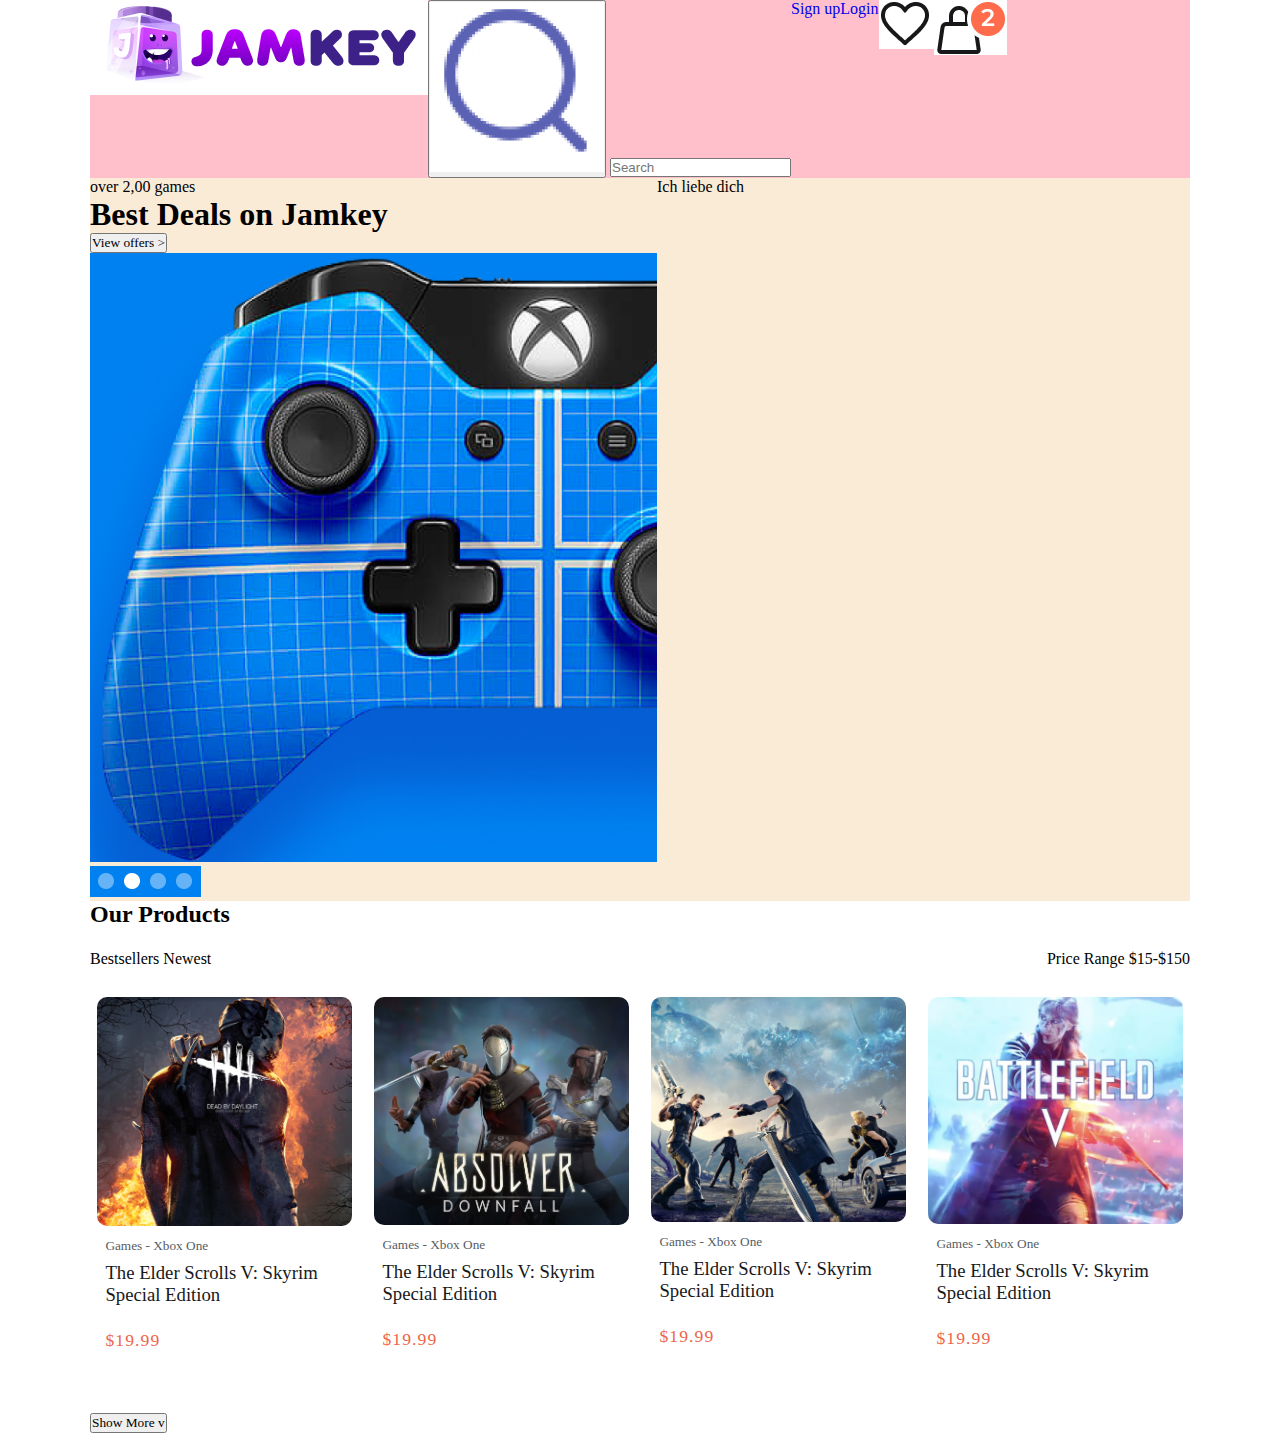
<file: index.html>
<!DOCTYPE html>
<html lang="en" dir="ltr">
  <head>
    <meta charset="utf-8">
    <title>Ecommerce</title>
    <link rel="stylesheet" href="style.css">
  </head>
  <body>
    <header class="header">
      <div class="header__container">
        <div class="logo">
          <a href="#">
            <img src="images/logo.png" alt="banners">
          </a>
        </div>
        <div class="header__search">
          <form class="header__form" action="index.html" method="post">
            <button type="button"><img src="images/search.png" alt=""></button>
            <input type="text" placeholder="Search">
          </form>
        </div>
        <nav class="nav">
          <ul class="nav__items">
            <li class="nav__links">
              <a class="nav__link nav__button" href="#">Sign up</a>
            </li>
            <li class="nav__links">
              <a class="nav__link nav__button" href="#">Login</a>
            </li>
            <li class="nav__links">
              <a class="nav__link nav__button" href="#">
                <img src="images/heart.png" alt="">
              </a>
            </li>
            <li class="nav__links">
              <a class="nav__link nav__button" href="#">
                <img src="images/login_full.png" alt="">
              </a>
            </li>
          </ul>
        </nav>
      </div>
    </header>
    <main>
      <div class="hero">
        <div class="hero__container">
          <div class="hero__main">
            <div class="hero__main_wrapper">

              <div class="hero__writeup">
                <p class="hero__text">over 2,00 games</p>
                <h1 class="hero__writeup__title">Best Deals on Jamkey</h1>
                <button class="hero__writeup__button">View offers ></button>
              </div>
              <div class="hero__image__wrapper">
                <img src="images/hero.png" alt="">
              </div>

              <div class="hero__main__controls">
                <img src="images/controls.png" alt="">
              </div>
            </div>
          </div>
          <div class="hero__category">
            <p>Ich liebe dich</p>
          </div>
        </div>
      </div>
      <div class="sug__prod">
        <div class="sug__prod__container">
          <div class="sug__prod__title">
            <h2>Our Products</h2>
          </div>
          <div class="sug__prod__filter">
            <div class="sug__prod__left">
              Bestsellers Newest
            </div>
            <div class="sug__prod__right">
              Price Range $15-$150
            </div>
          </div>
          <div class="sug__prod__card__wrapper">

            <div class="sug__prod__card">
              <div class="sug__card__banner">
                <img src="images/game1.png" alt="">
              </div>
              <div class="sug__card__body ">
                <h5 class="sug__card__category">Games - Xbox One</h5>
                <h3 class="sug__card__title">The Elder Scrolls V: Skyrim Special Edition</h3>
                <span class="sug__card__rating">x x x x</span>
                <p class="sug__card__price">$19.99</p>
              </div>
            </div>

            <div class="sug__prod__card">
              <div class="sug__card__banner">
                <img src="images/game2.png" alt="">
              </div>
              <div class="sug__card__body ">
                <h5 class="sug__card__category">Games - Xbox One</h5>
                <h3 class="sug__card__title">The Elder Scrolls V: Skyrim Special Edition</h3>
                <span class="sug__card__rating">x x x x</span>
                <p class="sug__card__price">$19.99</p>
              </div>
            </div>

            <div class="sug__prod__card">
              <div class="sug__card__banner">
                <img src="images/game3.png" alt="">
              </div>
              <div class="sug__card__body ">
                <h5 class="sug__card__category">Games - Xbox One</h5>
                <h3 class="sug__card__title">The Elder Scrolls V: Skyrim Special Edition</h3>
                <span class="sug__card__rating">x x x x</span>
                <p class="sug__card__price">$19.99</p>
              </div>
            </div>

            <div class="sug__prod__card">
              <div class="sug__card__banner">
                <img src="images/game4.png" alt="">
              </div>
              <div class="sug__card__body ">
                <h5 class="sug__card__category">Games - Xbox One</h5>
                <h3 class="sug__card__title">The Elder Scrolls V: Skyrim Special Edition</h3>
                <span class="sug__card__rating">x x x x</span>
                <p class="sug__card__price">$19.99</p>
              </div>
            </div>

          </div>
          <div class="sug__prod__more">
            <button type="button">Show More v</button>
          </div>
        </div>
      </div>
    </main>
    <footer>

    </footer>
  </body>
</html>
</file>
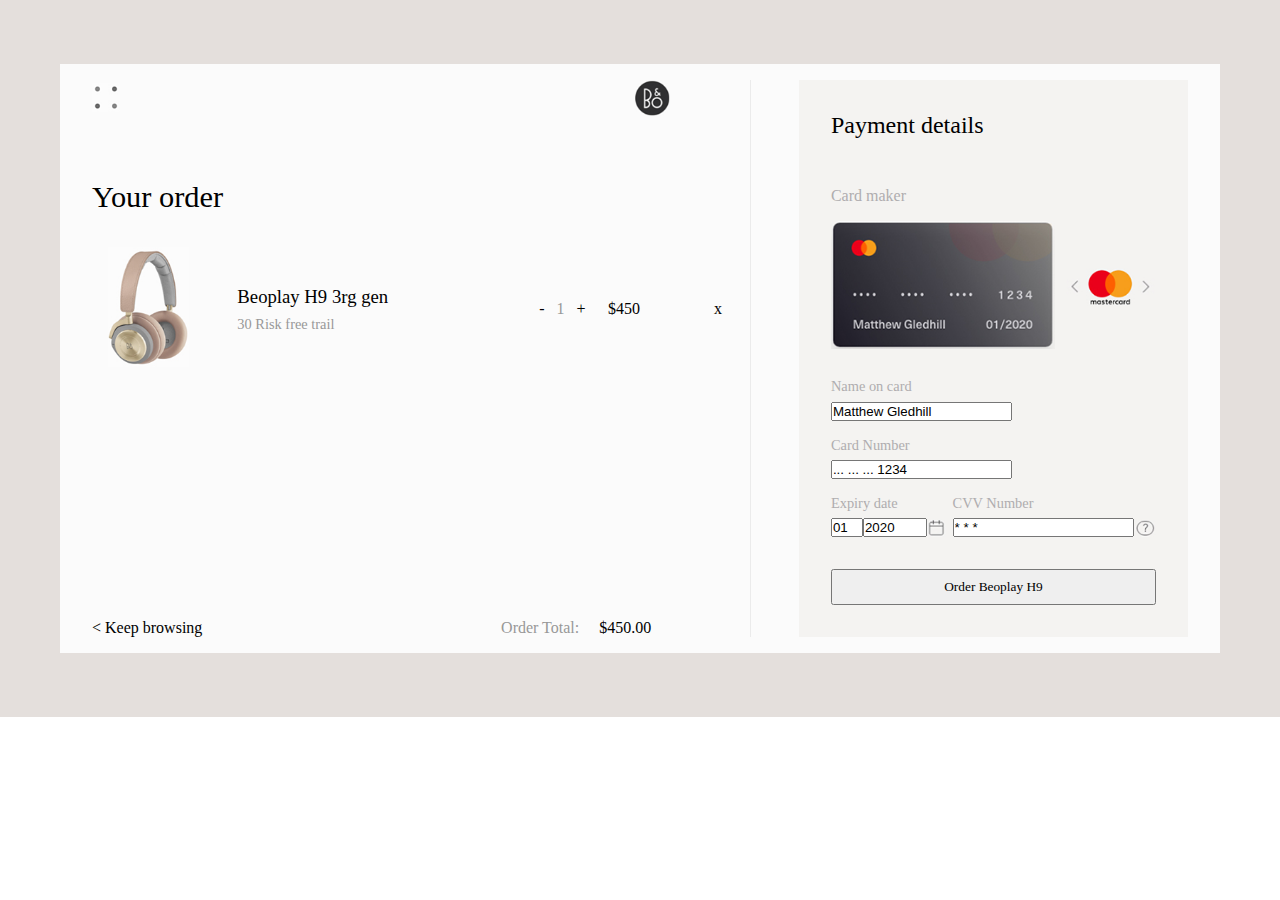
<file: cart.html>
<!DOCTYPE html>
<html lang="en" dir="ltr">
  <head>
    <meta charset="utf-8">
    <title>Shopping Cart</title>
    <link rel="stylesheet" href="style.css">
  </head>
  <body>
    <div class="cart">
      <div class="cart__contianer">
        <main class="cart__contianer__products__wrapper">
          <div class="header">
            <img width="28" src="images/cart_menu.png" alt="">
            <img width="35" src="images/cart_logo.png" alt="">
          </div>
          <div class="cart__contianer__products">
            <h3 class="title">Your order</h3>
            <div class="cart__items__wrapper">
              <ul class="cart__items">
                <li class="cart__item">
                  <a class="cart__item__link" href="#">
                    <div class="cart__element cart__element--image">
                      <img src="images/cart_img1.png" alt="">
                    </div>
                    <div class="cart__element cart__element--detials">
                      <h3>Beoplay H9 3rg gen</h3>
                      <p>30 Risk free trail</p>
                    </div>
                    <div class="cart__element cart__element--number">
                      <span>-</span>
                      <span class="value">1</span>
                      <span>+</span>
                    </div>
                    <div class="cart__element cart__element--amount">
                      <p>$450</p>
                    </div>
                    <div class="cart__element cart__element--remove">
                      x
                    </div>
                  </a>
                </li>
              </ul>
            </div>
            <div class="cart__total__wrapper">
              <p>< Keep browsing</p>
              <p class="order"> <span class="tag">Order Total:</span> $450.00</p>
            </div>
          </div>
        </main>
        <aside class="cart__contianer__card">
          <h2 class="title">Payment details</h2>
          <div class="cart__contianer__cardetails">
            <p class="cart__card__image_title">Card maker</p>

            <div class="cart__card__image__wrapper">
              <div class="cart__card__image">
              <img src="images/cart_card.png" alt="">
            </div>
              <div class="cart__card__service">
              <img class="left" src="images/cart_left_arrow.png" alt="">
              <img class="main" src="images/cart_carrier.png" alt="">
              <img class="right" src="images/cart_left_arrow.png" alt="">
            </div>
            </div>

          </div>
          <div class="cart__contianer__userdetails">
            <div class="cart__card__name">
              <p class="title">Name on card</p>
              <input type="text" value="Matthew Gledhill">
            </div>
            <div class="cart__card__number">
              <p class="title">Card Number</p>
              <input type="text" value="... ... ... 1234">
            </div>
            <div class="cart__card__expiry__wrapper">
              <div class="cart__card__expiry">
                <p class="title">Expiry date</p>
                <div class="cart__card__date">
                  <input class="month" type="text" value="01">
                  <input class="year" type="text" value="2020">
                  <img class="image" src="images/cart_calendar.png" alt="">
                </div>
              </div>
              <div class="cart__card__cvv">
                <p class="title">CVV Number</p>
                <div class="cart__card__date">
                  <input class="cvv" type="text" value="* * *">
                  <img class="img" src="images/cart_question.png" alt="">
                </div>
              </div>
            </div>
          </div>
          <button class="cart__pay" type="button">Order Beoplay H9</button>
        </aside>
      </div>
    </div>
  </body>
</html>
</file>
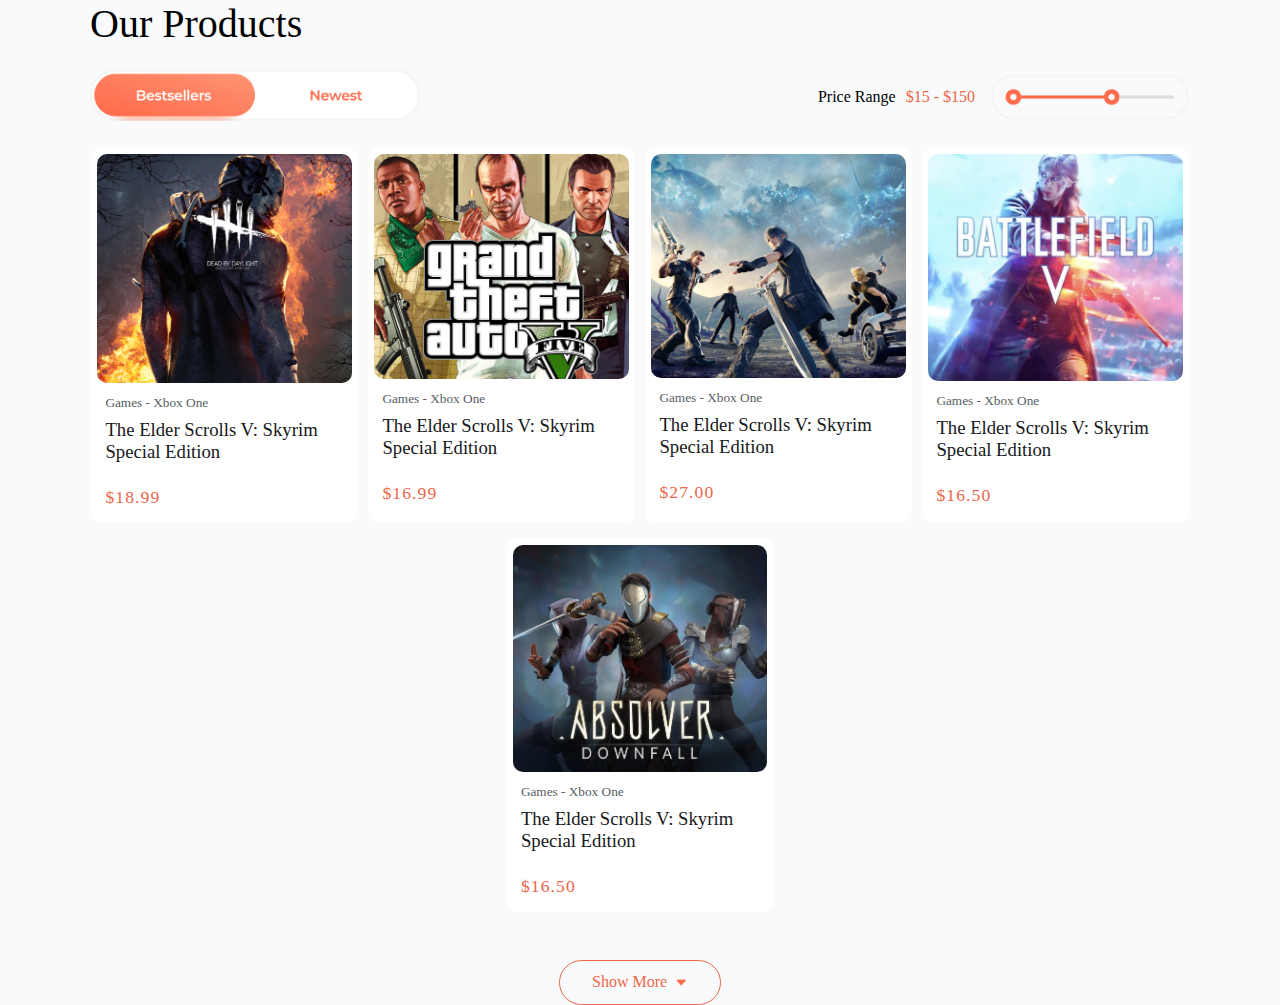
<file: prodlist.html>
<!DOCTYPE html>
<html lang="en" dir="ltr">
  <head>
    <meta charset="utf-8">
    <title>Product List</title>
    <link rel="stylesheet" href="style.css">
  </head>
  <body class="prod__list">
    <header></header>

    <div class="sug__prod">
      <div class="sug__prod__container">
        <div class="sug__prod__title">
          <h2 class="text">Our Products</h2>
        </div>
        <div class="sug__prod__filter">
          <div class="sug__prod__left">
            <img src="images/prod_filter.png" alt="">
          </div>
          <div class="sug__prod__right">
            Price Range <span>$15 - $150</span>
            <img src="images/prod_range.png" alt="">
          </div>
        </div>
        <div class="sug__prod__card__wrapper">

          <div class="sug__prod__card">
            <div class="sug__card__banner">
              <img src="images/game1.png" alt="">
            </div>
            <div class="sug__card__body ">
              <h5 class="sug__card__category">Games - Xbox One</h5>
              <h3 class="sug__card__title">The Elder Scrolls V: Skyrim Special Edition</h3>
              <span class="sug__card__rating">x x x x</span>
              <p class="sug__card__price">$18.99</p>
            </div>
          </div>

          <div class="sug__prod__card">
            <div class="sug__card__banner">
              <img src="images/game5.png" alt="">
            </div>
            <div class="sug__card__body ">
              <h5 class="sug__card__category">Games - Xbox One</h5>
              <h3 class="sug__card__title">The Elder Scrolls V: Skyrim Special Edition</h3>
              <span class="sug__card__rating">x x x x</span>
              <p class="sug__card__price">$16.99</p>
            </div>
          </div>

          <div class="sug__prod__card">
            <div class="sug__card__banner">
              <img src="images/game3.png" alt="">
            </div>
            <div class="sug__card__body ">
              <h5 class="sug__card__category">Games - Xbox One</h5>
              <h3 class="sug__card__title">The Elder Scrolls V: Skyrim Special Edition</h3>
              <span class="sug__card__rating">x x x x</span>
              <p class="sug__card__price">$27.00</p>
            </div>
          </div>

          <div class="sug__prod__card">
            <div class="sug__card__banner">
              <img src="images/game4.png" alt="">
            </div>
            <div class="sug__card__body ">
              <h5 class="sug__card__category">Games - Xbox One</h5>
              <h3 class="sug__card__title">The Elder Scrolls V: Skyrim Special Edition</h3>
              <span class="sug__card__rating">x x x x</span>
              <p class="sug__card__price">$16.50</p>
            </div>
          </div>

          <div class="sug__prod__card">
            <div class="sug__card__banner">
              <img src="images/game2.png" alt="">
            </div>
            <div class="sug__card__body ">
              <h5 class="sug__card__category">Games - Xbox One</h5>
              <h3 class="sug__card__title">The Elder Scrolls V: Skyrim Special Edition</h3>
              <span class="sug__card__rating">x x x x</span>
              <p class="sug__card__price">$16.50</p>
            </div>
          </div>

        </div>
        <div class="sug__prod__show">
          <button class="more" type="button">
            Show More
            <img src="images/more_arrow.png" alt="">
          </button>
        </div>
      </div>
    </div>


    <footer></footer>
  </body>
</html>
</file>
<file: style.css>
/* Global */
/* Comments, Variables, alt for all images */
*,
*::before,
*::after {
  box-sizing: border-box;
  margin: 0;
  padding: 0;
}

button {
  font-family: "GT Walsheim Pro";
}

body {
  font-family: "GT Walsheim Pro";
}

li {
  list-style: none;
}

a {
  text-decoration: none;
}

.header {
  width: 100%;
  display: flex;
  justify-content: center;
}

.header__container {
  width: 1100px;
  display: flex;
  background: pink;
}

.logo {

}

.header__search {

}

.header__form {

}

.nav__items {
  display: flex;
}

.nav__link {

}

.nav__links {

}


.hero {
  width: 100%;
  display: flex;
  justify-content: center;
}
.hero__container {
  width: 1100px;
  display: flex;
  align-items: flex-start;
  background: antiquewhite;
}
.hero__main {
}
.hero__main_wrapper {
}
.hero__writeup {
}
.hero__text {
}
.hero__writeup__title {
}
.hero__writeup__button {
}
.hero__image__wrapper {
}
.hero__main__controls {
}


/* Products */

.prod__list {
  background-color: #f9fafc;
}

.sug__prod {
  width: 100%;
  display: flex;
  justify-content: center;
}

.sug__prod__container {
  width: 1100px;
  overflow: hidden;
}

.sug__prod__title .text {
  font-size: 2.5rem;
  font-weight: 400;
}

.sug__prod__filter {
  display: flex;
  justify-content: space-between;
  align-items: center;
  margin: 1.4rem 0;
}

.sug__prod__left  img{
    width: 330px;
}

.sug__prod__right {
  display: flex;
  justify-content: center;
  align-items: center;
}

.sug__prod__right span {
  color: #ed664a;
  margin-left: 10px;
}

.sug__prod__right img {
  width: 200px;
  margin-left: 15px;
}

.sug__prod__card__wrapper {
  display: flex;
  flex-wrap: wrap;
  justify-content: center;
  margin: 0 -5px 2rem -5px;
}

.sug__prod__card {
  width: 267px;
  margin: 0 5px 1rem 5px;
  background: #fff;
  padding: 0.4rem;
  border-radius: 10px;
  transition: 250ms all ease-in-out;
}

.sug__prod__card:hover {
transform: scale(1.05);
box-shadow: 0 2px 40px #d7dfe2;
}

.sug__card__banner {

}
.sug__card__banner img {
  width: 100%;
  border-radius: 10px;
}

.sug__card__body {
margin: 0.5rem;
}

.sug__card__category {
  color: #565d64;
  font-weight: 400;
}

.sug__card__title {
  color: #17181a;
  font-weight: 400;
  margin-top: 0.5rem;
  margin-bottom: 1.5rem;
}

.sug__card__rating {
  display: none;
}

.sug__card__price {
  color: #ed654a;
  font-weight: 500;
  font-size: 1.1rem;
  letter-spacing: 1.1px;
}

.sug__prod__show {
  display: flex;
  justify-content: center;
}

.sug__prod__show .more {
  color: #ed664a;
  border: 1px solid #ed664a;
  display: flex;
  justify-content: center;
  align-items: center;
  background: #f9fafc;
  font-size: 1rem;
  padding: 0.8rem 2rem;
  border-radius: 40px;
}

.sug__prod__show .more img {
  width: 0.8rem;
  margin-left: 0.5rem;
}


/* Shopping Cart */
.cart {
  width: 100%;
  display: flex;
  justify-content: center;
  background-color: #e4dfdc;
}

.cart__contianer {
  width: 1160px;
  display: flex;
  margin: 4rem 0;
  background: #fbfbfb;
  padding: 1rem 2rem;
}

.cart__contianer__products__wrapper {
  /* width: 60%; */
  display: flex;
  flex-direction: column;
  flex: 1;
  border-right: 1px solid #ebebeb;
}

.cart__contianer__products__wrapper .header {
  margin-bottom: 4rem;
  padding-right: 5rem;
  display: flex;
  justify-content: space-between;
  align-items: center;
}

.cart__contianer__products {
  display: flex;
  flex-direction: column;
  flex: 1;
}

.cart__contianer__products .title {
  font-weight: 300;
  font-size: 1.9rem;
  margin-bottom: 2rem;
}

.cart__items__wrapper {
  flex: 1;
}

.cart__items {
  margin-right: 1rem;
  margin-left: 1rem;
}

.cart__item {
  margin-bottom: 1.2rem;
}

.cart__item__link {
  color: #000;
  display: flex;
  align-items: center;
}

.cart__element--image {
  width: 13%;
  max-width: 90px;
  min-width: 80px;
}

.cart__element--image img {
  width: 100%;
}

.cart__element--detials {
  flex: 1;
  width: 42%;
  margin-left: 3rem;
}

.cart__element--detials h3 {
  font-weight: 300;
  margin-bottom: 0.5rem;
}

.cart__element--detials p {
  font-size: 0.9rem;
  font-weight: 300;
  color: #989898;
}

.cart__element--number {
  width: 11%;
}

.cart__element .value {
  color: #989898;
  padding: 0 0.5rem;
}

.cart__element--amount {
  width: 15%;
}

.cart__element--remove {
  width: 2rem;
  display: flex;
  justify-content: center;
}

.cart__total__wrapper {
  display: flex;
  justify-content: space-between;
  width: 85%;
}

.cart__total__wrapper .order .tag {
  color: #989898;
  margin-right: 1rem;
}

.cart__contianer__card {
  width: 35.5%;
  background: #f4f3f1;
  padding: 2rem;
  margin-left: 3rem;
}

.cart__contianer__card h2 {
  font-weight: 300;
  margin-bottom: 3rem;
}

.cart__contianer__cardetails {
  margin-bottom: 1.6rem;
}

.cart__card__image_title {
  font-weight: 300;
  color: #afadaf;
  margin-bottom: 1rem;
}

.cart__card__image__wrapper {
  display: flex;
  justify-content: space-between;
}

.cart__card__image img {
  width: 14rem;
}

.cart__card__service {
  display: flex;
  justify-content: center;
  align-items: center;
}

.cart__card__service .left {
  width: 1.3rem;
}

.cart__card__service .main {
  width: 3.1rem;
}

.cart__card__service .right {
  transform: rotateZ(180deg);
  width: 1.3rem;
}

.cart__contianer__userdetails .title {
  color: #afadaf;
  margin-bottom: 0.4rem;
  font-size: 0.9rem;
}

.cart__card__name {
  margin-bottom: 1rem;
}

.cart__card__number {
  margin-bottom: 1rem;
}

.cart__card__expiry__wrapper {
  display: flex;
  justify-content: space-between;
}

.cart__card__date {
  display: flex;
  align-items: center;
}

.cart__card__date .month {
  width: 2rem;
}

.cart__card__date .year {
  width: 4rem;
}

.cart__card__date .image {
  width: 1.2rem;
}

.cart__card__date .img {
  width: 1.4rem;
}

.cart__card__expiry {
}

.cart__card__cvv {
  display: flex;
  flex-direction: column;
}

.cart__pay {
  width: 100%;
  padding: 0.5rem 0;
  margin-top: 2rem;
}
</file>
